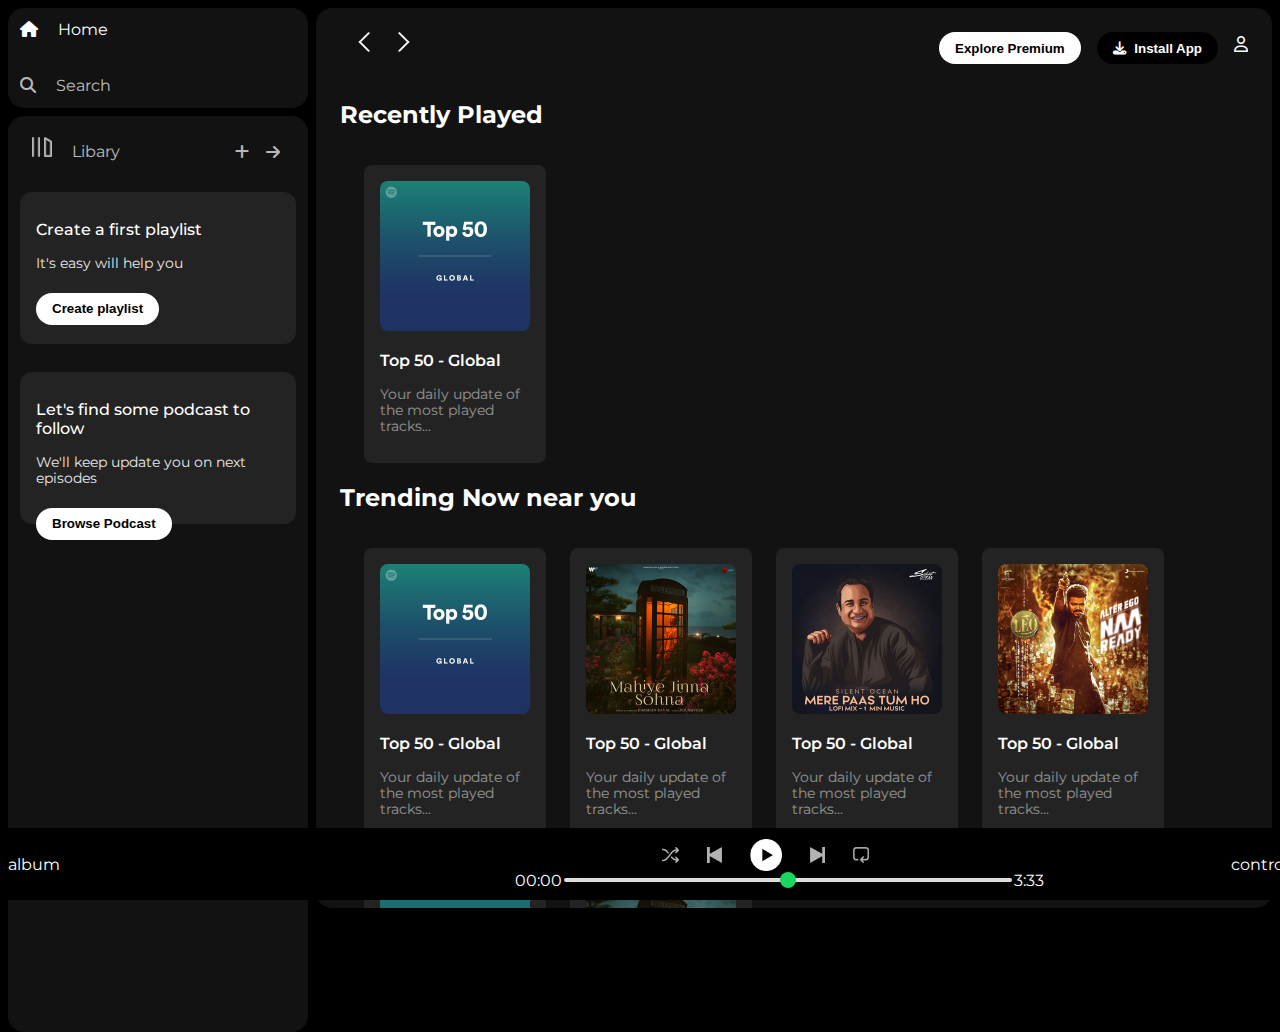
<file: Spotify Clone/index.html>
<!DOCTYPE html>
<html lang="en">

<head>
    <meta charset="UTF-8">
    <meta name="viewport" content="width=device-width, initial-scale=1.0">
    <title>Spotify-Web Player Music for every one</title>
    <link rel="stylesheet" href="style.css">
    <link rel="stylesheet" href="https://cdnjs.cloudflare.com/ajax/libs/font-awesome/6.5.1/css/all.min.css">
    <link rel="icon" href="./assets/logo.png">
    <link rel="preconnect" href="https://fonts.googleapis.com">
    <link rel="preconnect" href="https://fonts.gstatic.com" crossorigin>
    <link href="https://fonts.googleapis.com/css2?family=Montserrat:wght@300;400;500;600;700&display=swap"
        rel="stylesheet">
</head>

<body>
    <div class="main">
        <div class="sidebar">
            <div class="nav">
                <div class="nav-option" style="opacity: 1;">
                    <i class="fa-solid fa-house"></i>
                    <a href="#">Home</a>
                </div>

                <div class="nav-option">
                    <i class="fa-solid fa-magnifying-glass"></i>
                    <a href="#">Search</a>
                </div>
            </div>

            <div class="libary">
                <div class="option">
                    <div class="libary-option nav-option">
                        <img src="./assets/library_icon.png">
                        <a href="#">Libary</a>
                    </div>

                    <div class="icons">
                        <i class="fa-sharp fa-solid fa-plus"></i>
                        <i class="fa-sharp fa-solid fa-arrow-right"></i>
                    </div>
                </div>

                <div class="libary-boxes">
                    <div class="box">
                        <p class="box-p1">Create a first playlist</p>
                        <p class="box-p2">It's easy will help you</p>
                        <button class="badge">Create playlist</button>
                    </div>

                    <div class="box">
                        <p class="box-p1">Let's find some podcast to follow</p>
                        <p class="box-p2">We'll keep update you on next episodes</p>
                        <button class="badge">Browse Podcast</button>
                    </div>
                </div>
            </div>
        </div>

        <div class="main-content">
            <div class="sticky-nav">
                <div class="nav-icons">
                    <img src="./assets/backward_icon.png">
                    <img src="./assets/forward_icon.png" class="hide">
                </div>

                <div class="sticky-nav-option">
                    <button class="badge nav-item">Explore Premium</button>
                    <button class="badge nav-item dark-badge"><i class="fa-sharp fa-solid fa-download"
                            style="margin-right: 5px;"></i> Install App</button>
                    <i class="fa-regular fa-user nav-item"></i>
                </div>
            </div>

            <h2>Recently Played</h2>
            <div class="card-container">
                <div class="card">
                    <img src="./assets/card1img.jpeg" class="card-img">
                    <p class="card-title">Top 50 - Global</p>
                    <p class="card-info">Your daily update of the most played tracks...</p>
                </div>
            </div>

            <h2>Trending Now near you</h2>
            <div class="card-container">
                <div class="card">
                    <img src="./assets/card1img.jpeg" class="card-img">
                    <p class="card-title">Top 50 - Global</p>
                    <p class="card-info">Your daily update of the most played tracks...</p>
                </div>

                <div class="card">
                    <img src="./assets/card2img.jpeg" class="card-img">
                    <p class="card-title">Top 50 - Global</p>
                    <p class="card-info">Your daily update of the most played tracks...</p>
                </div>

                <div class="card">
                    <img src="./assets/card3img.jpeg" class="card-img">
                    <p class="card-title">Top 50 - Global</p>
                    <p class="card-info">Your daily update of the most played tracks...</p>
                </div>

                <div class="card">
                    <img src="./assets/card4img.jpeg" class="card-img">
                    <p class="card-title">Top 50 - Global</p>
                    <p class="card-info">Your daily update of the most played tracks...</p>
                </div>

                <div class="card">
                    <img src="./assets/card1img.jpeg" class="card-img">
                    <p class="card-title">Top 50 - Global</p>
                    <p class="card-info">Your daily update of the most played tracks...</p>
                </div>

                <div class="card">
                    <img src="./assets/card2img.jpeg" class="card-img">
                    <p class="card-title">Top 50 - Global</p>
                    <p class="card-info">Your daily update of the most played tracks...</p>
                </div>
            </div>

            <h2>Featured Charts</h2>
            <div class="card-container">
                <div class="card">
                    <img src="./assets/card5img.jpeg" class="card-img">
                    <p class="card-title">Top 50 - Global</p>
                    <p class="card-info">Your daily update of the most played tracks...</p>
                </div>

                <div class="card">
                    <img src="./assets/card6img.jpeg" class="card-img">
                    <p class="card-title">Top Songs - India</p>
                    <p class="card-info">Your daily update of the most played tracks...</p>
                </div>

                <div class="card">
                    <img src="./assets/card1img.jpeg" class="card-img">
                    <p class="card-title">Top 50 - Global</p>
                    <p class="card-info">Your daily update of the most played tracks...</p>
                </div>
            </div>

            <div class="footer">
                <div class="line"></div>
            </div>
        </div>
        <div class="music-player">
            <div class="album">album

            </div>
            <div class="player">
                <div class="player-control">
                    <img src="./assets/player_icon1.png" alt="Image Not Found" class="player-control-icon">
                    <img src="./assets/player_icon2.png" alt="Image Not Found" class="player-control-icon">
                    <img src="./assets/player_icon3.png" alt="Image Not Found" style="opacity: 1;height: 2rem"
                        class="player-control-icon">
                    <img src="./assets/player_icon4.png" alt="Image Not Found" class="player-control-icon">
                    <img src="./assets/player_icon5.png" alt="Image Not Found" class="player-control-icon">
                </div>
                <div class="playback-bar">
                    <span class="current-time">00:00</span>
                    <input type="range" min="0" max="100" class="progress-bar" step="1">
                    <span class="total-time">3:33</span>
                </div>
            </div>
            <div class="control">control</div>
        </div>
    </div>
</body>

</html>
</file>
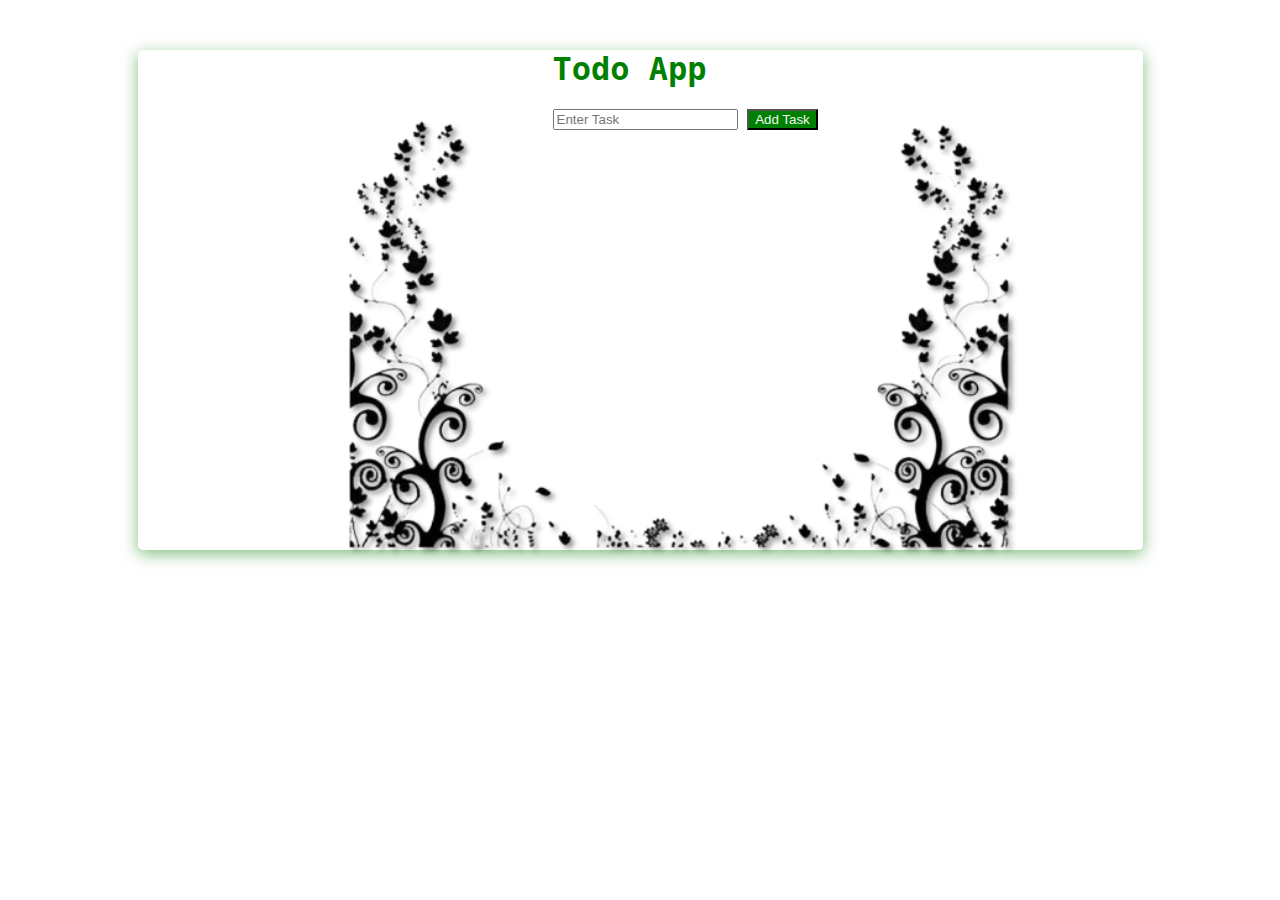
<file: Todo App/index.html>
<!DOCTYPE html>
<html lang="en">

<head>
    <meta charset="UTF-8">
    <meta name="viewport" content="width=device-width, initial-scale=1.0">
    <title>Document</title>
    <link rel="stylesheet" href="style.css">
    <link href="https://fonts.googleapis.com/css2?family=Major+Mono+Display&display=swap" rel="stylesheet">
</head>

<body>
    <h1>Todo App</h1>
    <input type="text" placeholder="Enter Task" id="user">
    <button>Add Task</button>
    <ol>

    </ol>

    <!-- <script src="https://cdnjs.cloudflare.com/ajax/libs/jquery/3.7.1/jquery.min.js"></script> -->
    <script src="script.js"></script>
</body>

</html>
</file>
<file: Spotify Clone/style.css>
body {
    margin: 0;
    overflow: hidden;
    font-family: 'Montserrat', sans-serif;
    background-color: black;
    color: white;
}

.main {
    height: 100vh;
    /* Webpage view full view port height */
    display: flex;
    padding: 0.5rem;
}

.sidebar {
    width: 300px;
    background-color: #000;
    border-radius: 1rem;
    /* 1 rem = 16px */
    margin-right: 0.5rem;
}

.main-content {
    background-color: #121212;
    flex: 1;
    border-radius: 1rem;
    overflow: auto;
    padding: 0 1.5rem 0 1.5rem;
}

.music-player {
    height: 72px;
    width: 100%;
    position: fixed;
    bottom: 0;
    background-color: #000;
}

a {
    text-decoration: none;
    color: #fff;
}

.nav {
    height: 100px;
    display: flex;
    border-radius: 1rem;
    flex-direction: column;
    justify-content: center;
    padding: 0.5rem, 0.75rem;
    background-color: #121212;
}

.nav-option {
    line-height: 2.5rem;
    opacity: 0.7;
    padding: 0.5rem 0.75rem;
}

.nav-option:hover {
    opacity: 1;
}

.nav-option i {
    font-size: 1.25;
}

.nav-option a {
    font-size: 1rem;
    margin-left: 1rem;
}

.libary {
    background-color: #121212;
    border-radius: 1rem;
    height: 100%;
    margin-top: 0.5rem;
    padding: 0.5rem 0.75rem;
}

.option {
    display: flex;
    justify-content: space-between;
    align-items: center;
}

.libary-option img {
    height: 1.25rem;
    width: 1.25rem;
}

.icons {
    font-size: 1rem;
    display: flex;
}

.icons i {
    opacity: 0.7;
    margin-right: 1rem;
}

.icons i:hover {
    opacity: 1;
}

.box {
    background-color: #232323;
    height: 8rem;
    border-radius: 0.75rem;
    margin: 0.75rem 0 1.75rem 0;
    padding: 0.75rem 1rem;
}

.box-p1 {
    font-weight: 500;
    font-size: 1rem;
}

.box-p2 {
    font-size: 0.85rem;
    opacity: 0.9;
}

.badge {
    background-color: #fff;
    border: none;
    border-radius: 100px;
    padding: 0.25rem 1rem;
    font-weight: 700;
    margin-top: 0.5rem;
    height: 2rem;
    width: fit-content;
}

.dark-badge {
    background-color: #000;
    color: #fff;
}

.sticky-nav {
    position: sticky;
    top: 0;
    background-color: #121212;
    display: flex;
    justify-content: space-between;
    align-items: center;
    padding: 1rem 0 1rem 0;
    z-index: 10;
}

.sticky-nav img {
    margin-left: 0.75rem;
}

.sticky-nav-option {
    display: flex;
    justify-content: center;
    align-items: center;
}

.nav-item {
    margin-left: 1rem;
}

@media (max-width:1000px) {
    .hide {
        display: none;
    }
}

.card {
    background-color: #232323;
    width: 150px;
    border-radius: 0.5rem;
    padding: 1rem;
    margin-left: 1.5rem;
    margin-top: 1rem;
}

.card-container {
    display: flex;
    flex-wrap: wrap;
}

.card-img {
    width: 100%;
    border-radius: 0.5rem;
}

.card-title {
    font-weight: 600;

}

.card-info {
    font-size: 0.85rem;
    opacity: 0.5;
}

.footer {
    height: 300px;
    display: flex;
    align-items: center;
    justify-content: center;
}

.line {
    height: 50%;
    width: 90%;
    border-top: 1px solid white;
    opacity: 0.4;
}

.music-player {
    display: flex;
    justify-content: space-between;
    align-items: center;
}

.album {
    width: 25%;
}

.player {
    width: 50%;
}

.controls {
    width: 25%;
}

.player-control {
    display: flex;
    justify-content: center;
    align-items: center;
}

.player-control-icon {
    height: 1rem;
    margin-right: 1.75rem;
    opacity: 0.7;
}

.player-control-icon:hover {
    opacity: 1;
}

.playback-bar {
    display: flex;
    justify-content: center;
    align-items: center
}

.progress-bar {
    width: 70%;
    appearance: none;
    background-color: transparent;
    cursor: pointer;
}

.progress-bar::-webkit-slider-runnable-track {
    background-color: #ddd;
    border-radius: 100px;
    height: 0.2rem;
}

.progress-bar::-webkit-slider-thumb {
    appearance: none;
    height: 1rem;
    width: 1rem;
    background-color: #1bd760;
    border-radius: 50%;
    margin-top: -6px;
}
</file>
<file: Todo App/style.css>
@import url('https://fonts.googleapis.com/css2?family=Major+Mono+Display&display=swap');
body {
    font-family: "Mono Display", monospace;
    font-weight: 300;
    font-style: normal;
    color: green;
    margin-top: 50px !important;
    width: calc(50% - 50px);
    height: 500px;
    margin: auto;
    padding-left: 415px;
    /* border: 2px solid; */
    border-radius: 5px;
    background-image: url(floral-design.png);
    background-repeat: no-repeat;
    background-position: center;
    background-position-y: 22px;
    background-position-x: 333px;
    background-size: contain;
    box-shadow: 0 4px 16px rgba(0, 128, 0, 0.5);
}

button {
    color: whitesmoke;
    background-color:green;
}
</file>
